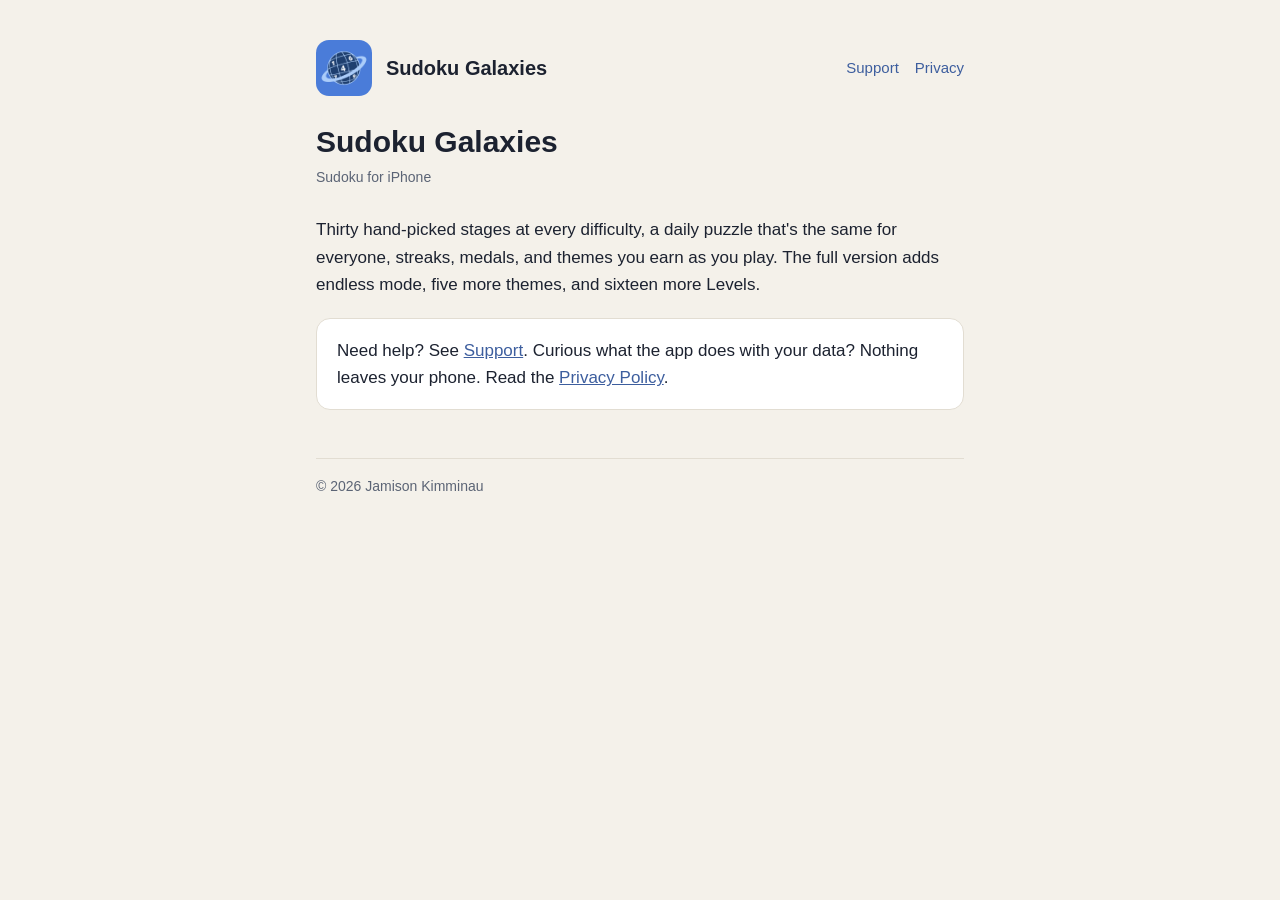
<file: index.html>
<!doctype html>
<html lang="en">
<head>
<meta charset="utf-8">
<meta name="viewport" content="width=device-width, initial-scale=1">
<title>Sudoku Galaxies</title>
<link rel="stylesheet" href="style.css">
<link rel="icon" href="icon.png">
</head>
<body>
<main>
<header>
  <img src="icon.png" alt="">
  <a href="./">Sudoku Galaxies</a>
  <nav><a href="support.html">Support</a><a href="privacy.html">Privacy</a></nav>
</header>
<h1>Sudoku Galaxies</h1>
<p class="updated">Sudoku for iPhone</p>
<p>Thirty hand-picked stages at every difficulty, a daily puzzle that's the same for everyone, streaks, medals, and themes you earn as you play. The full version adds endless mode, five more themes, and sixteen more Levels.</p>
<div class="card"><p>Need help? See <a href="support.html">Support</a>. Curious what the app does with your data? Nothing leaves your phone. Read the <a href="privacy.html">Privacy Policy</a>.</p></div>
<footer>© 2026 Jamison Kimminau</footer>
</main>
</body>
</html>
</file>
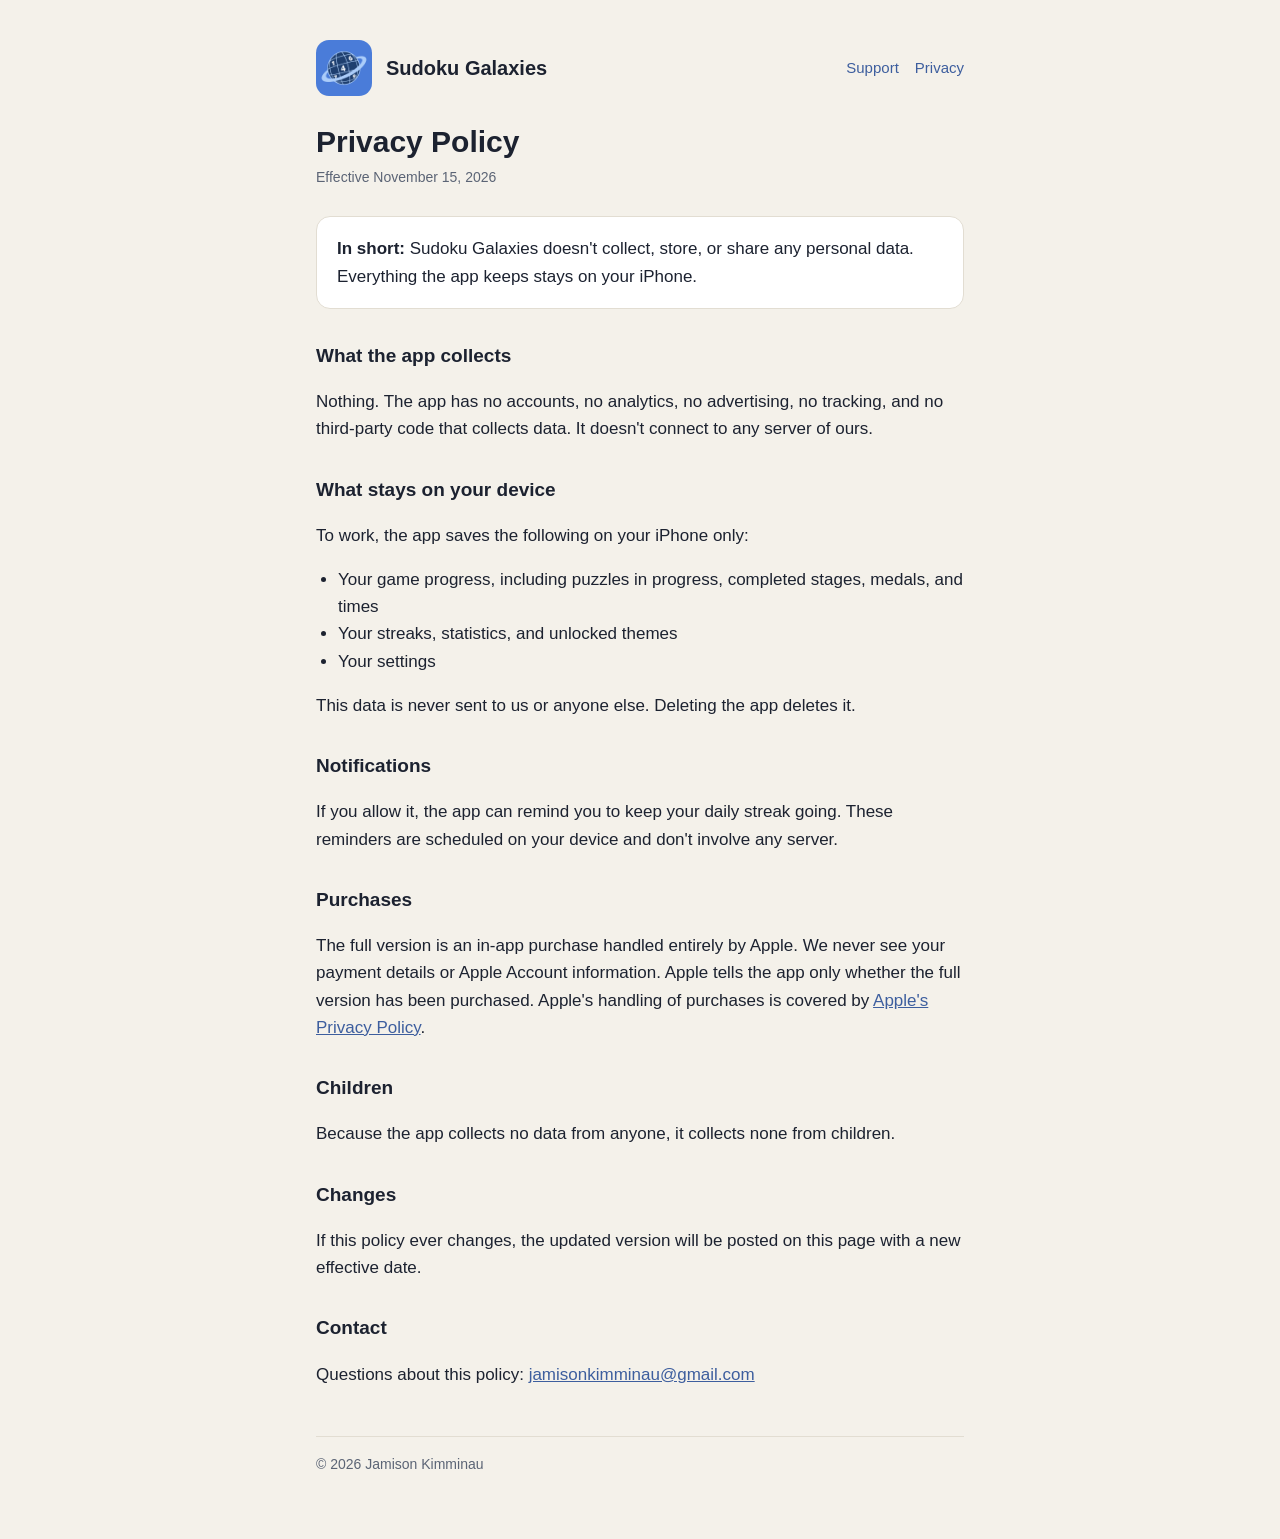
<file: privacy.html>
<!doctype html>
<html lang="en">
<head>
<meta charset="utf-8">
<meta name="viewport" content="width=device-width, initial-scale=1">
<title>Privacy Policy · Sudoku Galaxies</title>
<link rel="stylesheet" href="style.css">
<link rel="icon" href="icon.png">
</head>
<body>
<main>
<header>
  <img src="icon.png" alt="">
  <a href="./">Sudoku Galaxies</a>
  <nav><a href="support.html">Support</a><a href="privacy.html">Privacy</a></nav>
</header>
<h1>Privacy Policy</h1>
<p class="updated">Effective November 15, 2026</p>
<div class="card"><p><strong>In short:</strong> Sudoku Galaxies doesn't collect, store, or share any personal data. Everything the app keeps stays on your iPhone.</p></div>

<h2>What the app collects</h2>
<p>Nothing. The app has no accounts, no analytics, no advertising, no tracking, and no third-party code that collects data. It doesn't connect to any server of ours.</p>

<h2>What stays on your device</h2>
<p>To work, the app saves the following on your iPhone only:</p>
<ul>
  <li>Your game progress, including puzzles in progress, completed stages, medals, and times</li>
  <li>Your streaks, statistics, and unlocked themes</li>
  <li>Your settings</li>
</ul>
<p>This data is never sent to us or anyone else. Deleting the app deletes it.</p>

<h2>Notifications</h2>
<p>If you allow it, the app can remind you to keep your daily streak going. These reminders are scheduled on your device and don't involve any server.</p>

<h2>Purchases</h2>
<p>The full version is an in-app purchase handled entirely by Apple. We never see your payment details or Apple Account information. Apple tells the app only whether the full version has been purchased. Apple's handling of purchases is covered by <a href="https://www.apple.com/legal/privacy/">Apple's Privacy Policy</a>.</p>

<h2>Children</h2>
<p>Because the app collects no data from anyone, it collects none from children.</p>

<h2>Changes</h2>
<p>If this policy ever changes, the updated version will be posted on this page with a new effective date.</p>

<h2>Contact</h2>
<p>Questions about this policy: <a href="mailto:jamisonkimminau@gmail.com">jamisonkimminau@gmail.com</a></p>
<footer>© 2026 Jamison Kimminau</footer>
</main>
</body>
</html>
</file>
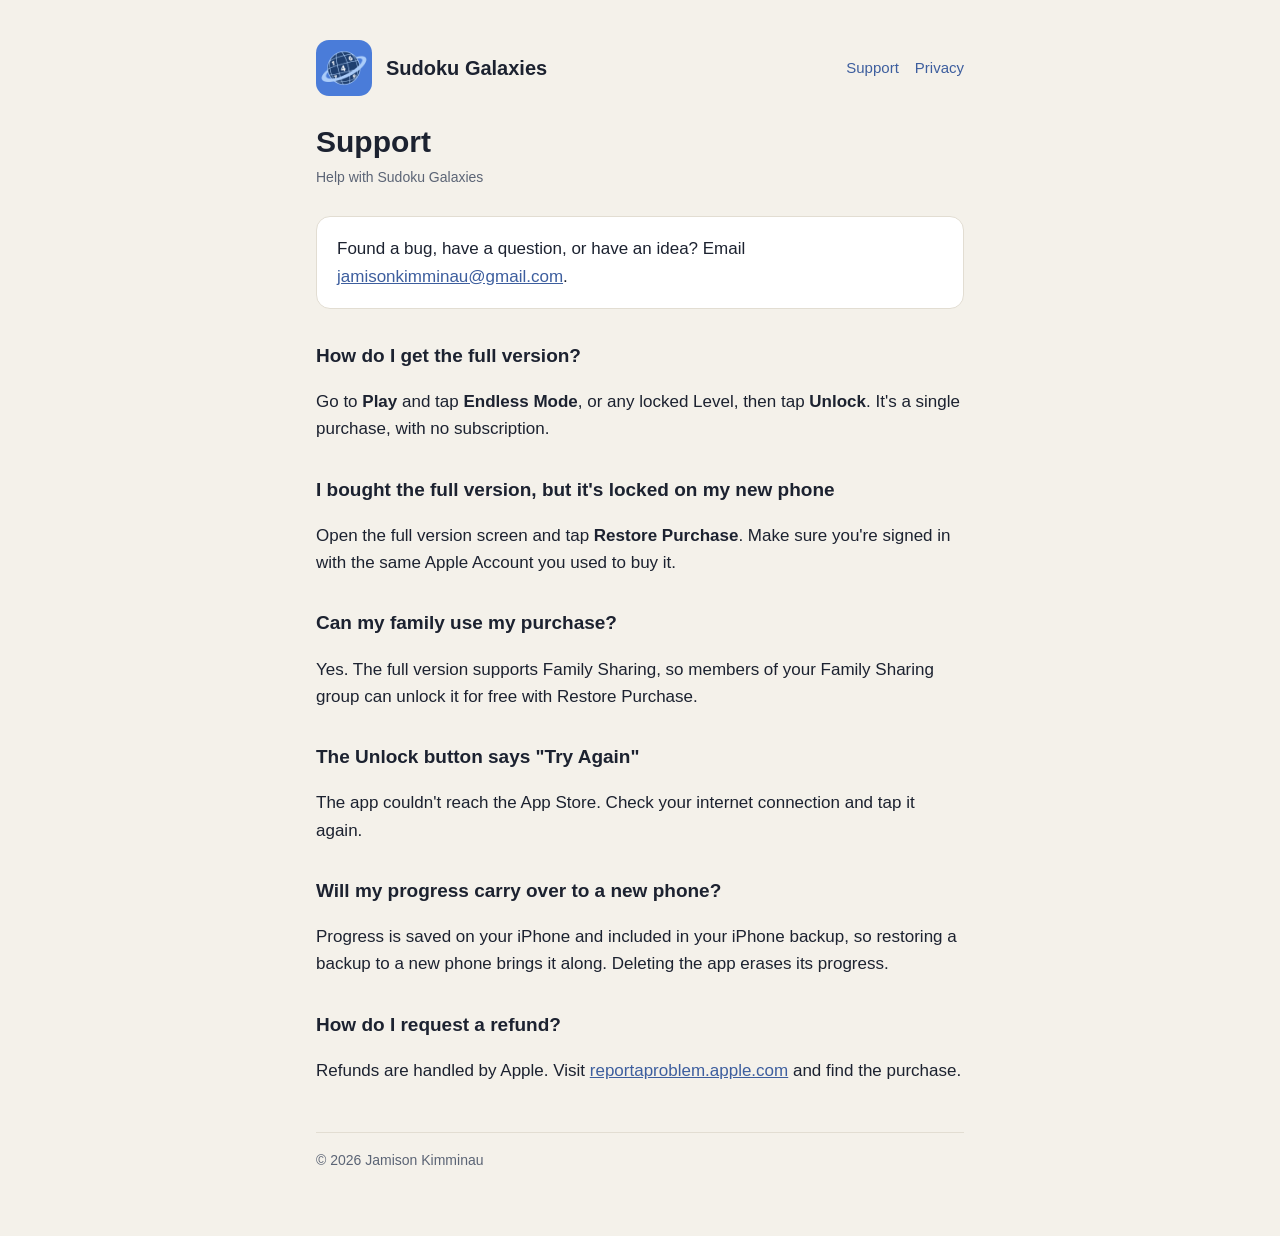
<file: support.html>
<!doctype html>
<html lang="en">
<head>
<meta charset="utf-8">
<meta name="viewport" content="width=device-width, initial-scale=1">
<title>Support · Sudoku Galaxies</title>
<link rel="stylesheet" href="style.css">
<link rel="icon" href="icon.png">
</head>
<body>
<main>
<header>
  <img src="icon.png" alt="">
  <a href="./">Sudoku Galaxies</a>
  <nav><a href="support.html">Support</a><a href="privacy.html">Privacy</a></nav>
</header>
<h1>Support</h1>
<p class="updated">Help with Sudoku Galaxies</p>
<div class="card"><p>Found a bug, have a question, or have an idea? Email <a href="mailto:jamisonkimminau@gmail.com?subject=Sudoku%20Galaxies">jamisonkimminau@gmail.com</a>.</p></div>

<h2>How do I get the full version?</h2>
<p>Go to <strong>Play</strong> and tap <strong>Endless Mode</strong>, or any locked Level, then tap <strong>Unlock</strong>. It's a single purchase, with no subscription.</p>

<h2>I bought the full version, but it's locked on my new phone</h2>
<p>Open the full version screen and tap <strong>Restore Purchase</strong>. Make sure you're signed in with the same Apple Account you used to buy it.</p>

<h2>Can my family use my purchase?</h2>
<p>Yes. The full version supports Family Sharing, so members of your Family Sharing group can unlock it for free with Restore Purchase.</p>

<h2>The Unlock button says "Try Again"</h2>
<p>The app couldn't reach the App Store. Check your internet connection and tap it again.</p>

<h2>Will my progress carry over to a new phone?</h2>
<p>Progress is saved on your iPhone and included in your iPhone backup, so restoring a backup to a new phone brings it along. Deleting the app erases its progress.</p>

<h2>How do I request a refund?</h2>
<p>Refunds are handled by Apple. Visit <a href="https://reportaproblem.apple.com">reportaproblem.apple.com</a> and find the purchase.</p>
<footer>© 2026 Jamison Kimminau</footer>
</main>
</body>
</html>
</file>
<file: style.css>
:root {
  --bg: #f4f1ea;
  --card: #ffffff;
  --text: #1c2230;
  --muted: #5b6475;
  --accent: #3d5e9e;
  --gold: #c9a227;
  --rule: #e2ddd2;
}
@media (prefers-color-scheme: dark) {
  :root {
    --bg: #12151d;
    --card: #1b2030;
    --text: #e8eaf0;
    --muted: #a3abbd;
    --accent: #8fb0f0;
    --gold: #e7c34b;
    --rule: #2a3146;
  }
}
* { box-sizing: border-box; }
body {
  margin: 0;
  background: var(--bg);
  color: var(--text);
  font: 17px/1.6 -apple-system, BlinkMacSystemFont, "Segoe UI", Helvetica, Arial, sans-serif;
}
main { max-width: 680px; margin: 0 auto; padding: 40px 16px 64px; }
header { display: flex; align-items: center; gap: 14px; margin-bottom: 28px; }
header img { width: 56px; height: 56px; border-radius: 13px; }
header a { color: inherit; text-decoration: none; font-weight: 600; font-size: 20px; }
nav { margin-left: auto; display: flex; gap: 16px; font-size: 15px; }
nav a { color: var(--accent); font-weight: 500; font-size: 15px; }
h1 { font-size: 30px; line-height: 1.2; margin: 0 0 6px; }
.updated { color: var(--muted); font-size: 14px; margin: 0 0 28px; }
h2 { font-size: 19px; margin: 32px 0 8px; }
p, li { color: var(--text); }
ul { padding-left: 22px; }
a { color: var(--accent); }
.card { background: var(--card); border: 1px solid var(--rule); border-radius: 14px; padding: 18px 20px; margin: 20px 0; }
.card p { margin: 0; }
footer { margin-top: 48px; padding-top: 16px; border-top: 1px solid var(--rule); color: var(--muted); font-size: 14px; }
@media (max-width: 480px) { header { flex-wrap: wrap; } nav { margin-left: 0; width: 100%; } }
</file>
